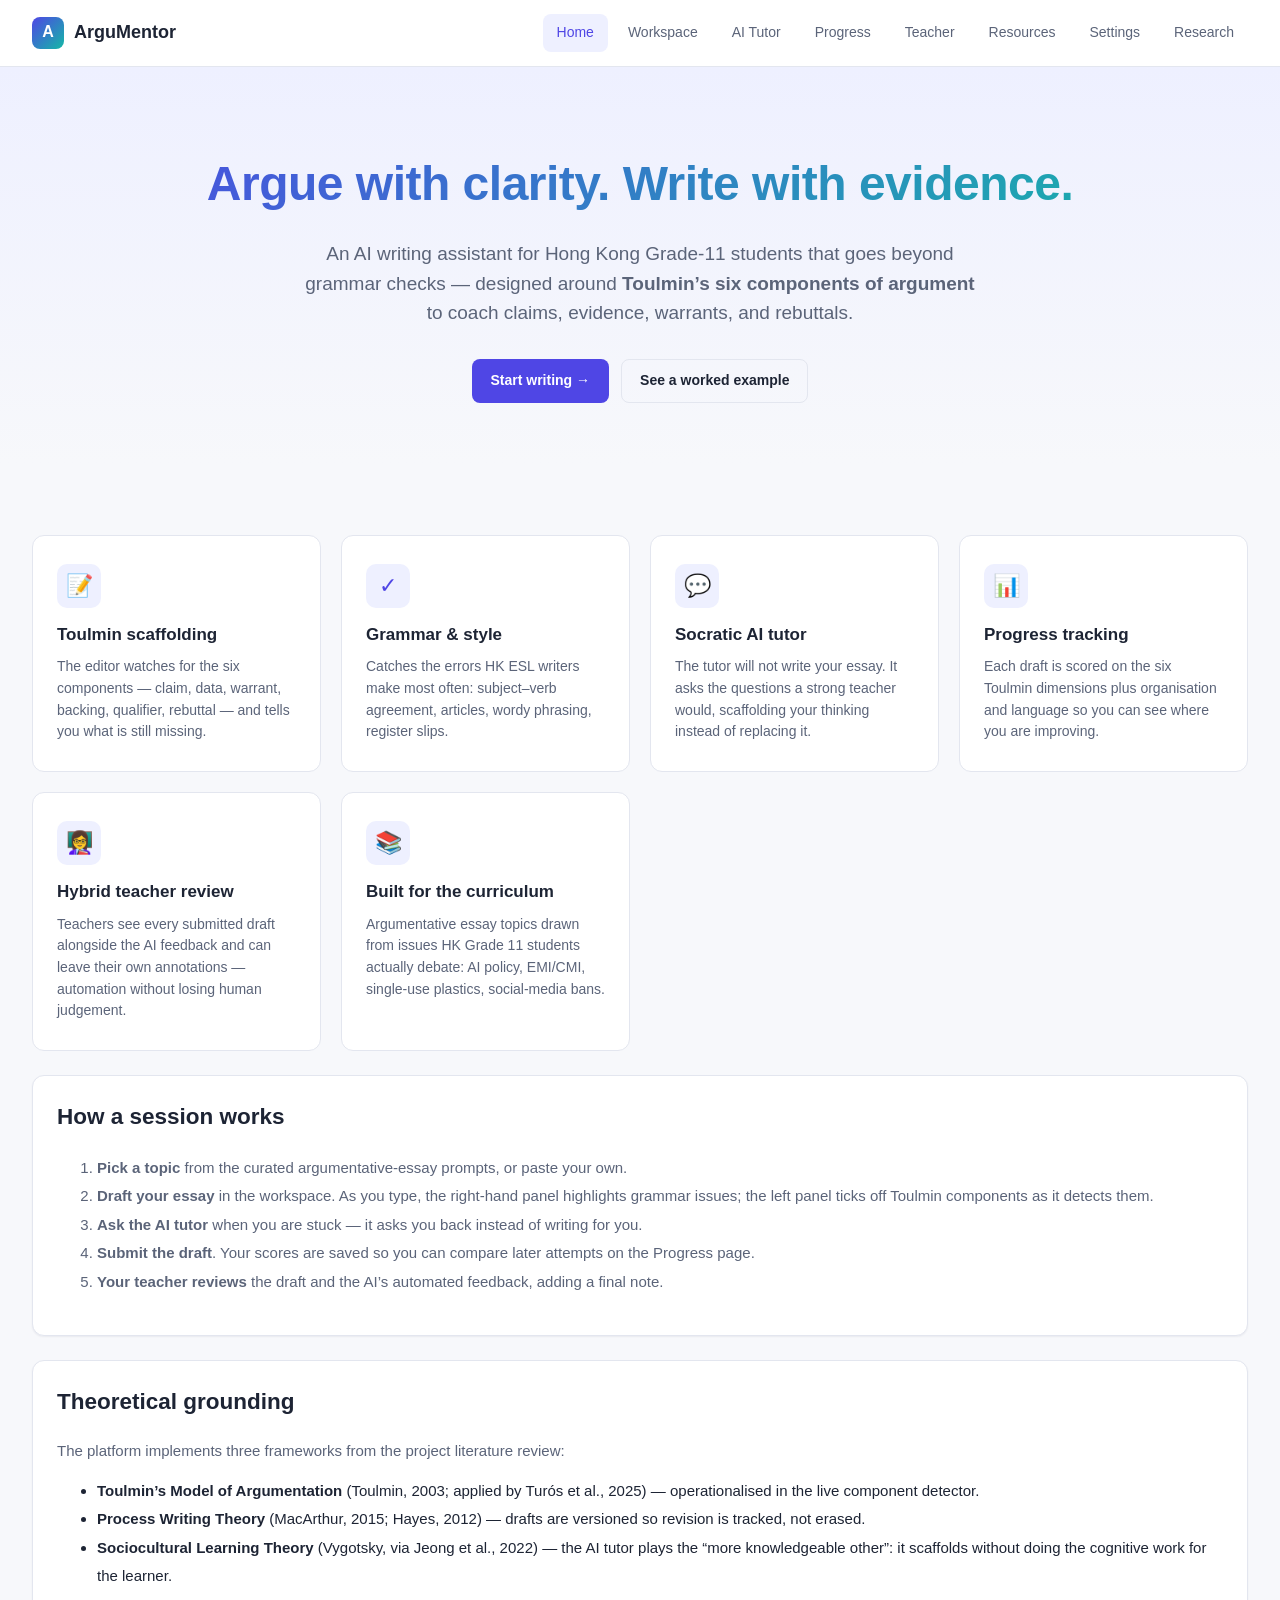
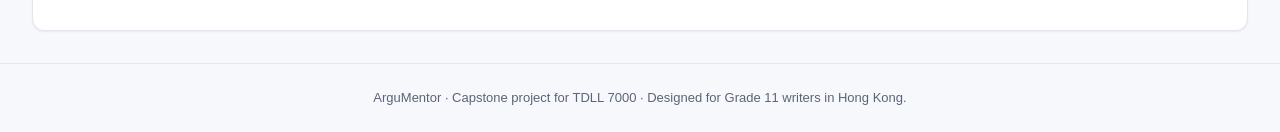
<file: index.html>
<!doctype html>
<html lang="en">
<head>
  <meta charset="utf-8" />
  <meta name="viewport" content="width=device-width, initial-scale=1" />
  <title>ArguMentor — An AI Writing Assistant for Argumentative Writing</title>
  <link rel="stylesheet" href="css/styles.css" />
</head>
<body>
  <a class="skip-link" href="#main">Skip to content</a>
  <nav class="nav">
    <a href="index.html" class="nav-brand">
      <span class="logo">A</span>
      <span>ArguMentor</span>
    </a>
    <button class="nav-toggle" aria-label="Toggle navigation" aria-expanded="false">☰</button>
    <div class="nav-links">
      <a href="index.html">Home</a>
      <a href="workspace.html">Workspace</a>
      <a href="tutor.html">AI Tutor</a>
      <a href="dashboard.html">Progress</a>
      <a href="teacher.html">Teacher</a>
      <a href="resources.html">Resources</a>
      <a href="settings.html">Settings</a>
      <a href="research.html">Research</a>
    </div>
  </nav>

  <section class="hero" id="main">
    <h1>Argue with clarity. Write with evidence.</h1>
    <p class="lead">
      An AI writing assistant for Hong Kong Grade-11 students that goes beyond grammar checks —
      designed around <strong>Toulmin&rsquo;s six components of argument</strong> to coach
      claims, evidence, warrants, and rebuttals.
    </p>
    <div class="hero-cta">
      <a class="btn btn-primary" href="workspace.html">Start writing →</a>
      <a class="btn btn-ghost" href="resources.html">See a worked example</a>
    </div>
  </section>

  <div class="container">
    <div class="feature-grid">
      <div class="feature-card">
        <div class="feature-icon">📝</div>
        <h3>Toulmin scaffolding</h3>
        <p>The editor watches for the six components — claim, data, warrant, backing, qualifier, rebuttal — and tells you what is still missing.</p>
      </div>
      <div class="feature-card">
        <div class="feature-icon">✓</div>
        <h3>Grammar &amp; style</h3>
        <p>Catches the errors HK ESL writers make most often: subject–verb agreement, articles, wordy phrasing, register slips.</p>
      </div>
      <div class="feature-card">
        <div class="feature-icon">💬</div>
        <h3>Socratic AI tutor</h3>
        <p>The tutor will not write your essay. It asks the questions a strong teacher would, scaffolding your thinking instead of replacing it.</p>
      </div>
      <div class="feature-card">
        <div class="feature-icon">📊</div>
        <h3>Progress tracking</h3>
        <p>Each draft is scored on the six Toulmin dimensions plus organisation and language so you can see where you are improving.</p>
      </div>
      <div class="feature-card">
        <div class="feature-icon">👩‍🏫</div>
        <h3>Hybrid teacher review</h3>
        <p>Teachers see every submitted draft alongside the AI feedback and can leave their own annotations — automation without losing human judgement.</p>
      </div>
      <div class="feature-card">
        <div class="feature-icon">📚</div>
        <h3>Built for the curriculum</h3>
        <p>Argumentative essay topics drawn from issues HK Grade 11 students actually debate: AI policy, EMI/CMI, single-use plastics, social-media bans.</p>
      </div>
    </div>

    <div class="card mt-24">
      <h2 style="margin-top:0">How a session works</h2>
      <ol style="line-height:1.9; color:var(--text-muted)">
        <li><strong>Pick a topic</strong> from the curated argumentative-essay prompts, or paste your own.</li>
        <li><strong>Draft your essay</strong> in the workspace. As you type, the right-hand panel highlights grammar issues; the left panel ticks off Toulmin components as it detects them.</li>
        <li><strong>Ask the AI tutor</strong> when you are stuck — it asks you back instead of writing for you.</li>
        <li><strong>Submit the draft</strong>. Your scores are saved so you can compare later attempts on the Progress page.</li>
        <li><strong>Your teacher reviews</strong> the draft and the AI&rsquo;s automated feedback, adding a final note.</li>
      </ol>
    </div>

    <div class="card mt-24">
      <h2 style="margin-top:0">Theoretical grounding</h2>
      <p class="text-muted" style="margin-bottom: 14px">
        The platform implements three frameworks from the project literature review:
      </p>
      <ul style="line-height:1.9">
        <li><strong>Toulmin&rsquo;s Model of Argumentation</strong> (Toulmin, 2003; applied by Turós et al., 2025) — operationalised in the live component detector.</li>
        <li><strong>Process Writing Theory</strong> (MacArthur, 2015; Hayes, 2012) — drafts are versioned so revision is tracked, not erased.</li>
        <li><strong>Sociocultural Learning Theory</strong> (Vygotsky, via Jeong et al., 2022) — the AI tutor plays the &ldquo;more knowledgeable other&rdquo;: it scaffolds without doing the cognitive work for the learner.</li>
      </ul>
    </div>
  </div>

  <footer class="footer">
    ArguMentor · Capstone project for TDLL 7000 · Designed for Grade 11 writers in Hong Kong.
  </footer>

  <script src="js/app.js"></script>
</body>
</html>
</file>
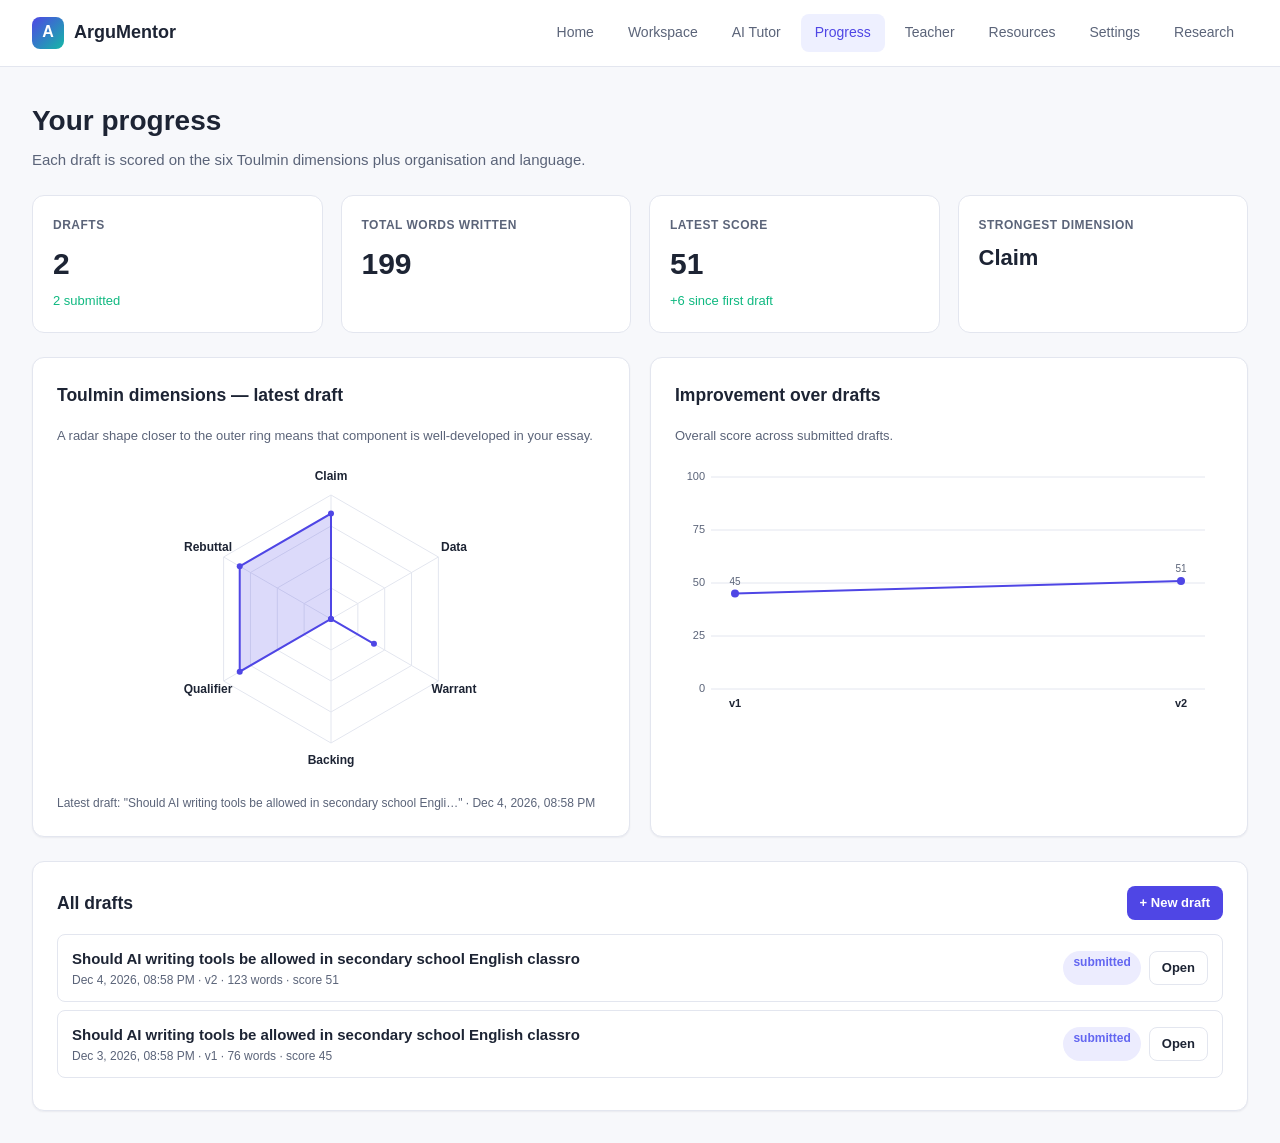
<file: dashboard.html>
<!doctype html>
<html lang="en">
<head>
  <meta charset="utf-8" />
  <meta name="viewport" content="width=device-width, initial-scale=1" />
  <title>Progress · ArguMentor</title>
  <link rel="stylesheet" href="css/styles.css" />
</head>
<body>
  <a class="skip-link" href="#main">Skip to content</a>
  <nav class="nav">
    <a href="index.html" class="nav-brand"><span class="logo">A</span><span>ArguMentor</span></a>
    <button class="nav-toggle" aria-label="Toggle navigation" aria-expanded="false">☰</button>
    <div class="nav-links">
      <a href="index.html">Home</a>
      <a href="workspace.html">Workspace</a>
      <a href="tutor.html">AI Tutor</a>
      <a href="dashboard.html">Progress</a>
      <a href="teacher.html">Teacher</a>
      <a href="resources.html">Resources</a>
      <a href="settings.html">Settings</a>
      <a href="research.html">Research</a>
    </div>
  </nav>

  <div class="container" id="main">
    <div class="page-header">
      <h1>Your progress</h1>
      <p>Each draft is scored on the six Toulmin dimensions plus organisation and language.</p>
    </div>

    <div class="stats-grid" id="stats"></div>

    <div class="dashboard-grid">
      <div class="card">
        <h3 style="margin-top:0">Toulmin dimensions — latest draft</h3>
        <p class="text-muted text-sm" style="margin-top:0">A radar shape closer to the outer ring means that component is well-developed in your essay.</p>
        <canvas id="radarChart"></canvas>
        <div id="radarLegend" style="font-size:12px; color:var(--text-muted); margin-top:8px"></div>
      </div>
      <div class="card">
        <h3 style="margin-top:0">Improvement over drafts</h3>
        <p class="text-muted text-sm" style="margin-top:0">Overall score across submitted drafts.</p>
        <canvas id="trendChart" style="width:100%; height:260px"></canvas>
      </div>
    </div>

    <div class="card mt-24">
      <div class="flex-between">
        <h3 style="margin:0">All drafts</h3>
        <a class="btn btn-primary btn-sm" href="workspace.html">+ New draft</a>
      </div>
      <div id="draftListFull" style="margin-top:14px"></div>
    </div>
  </div>

  <script src="js/app.js"></script>
  <script src="js/feedback-engine.js"></script>
  <script src="js/dashboard.js"></script>
</body>
</html>
</file>
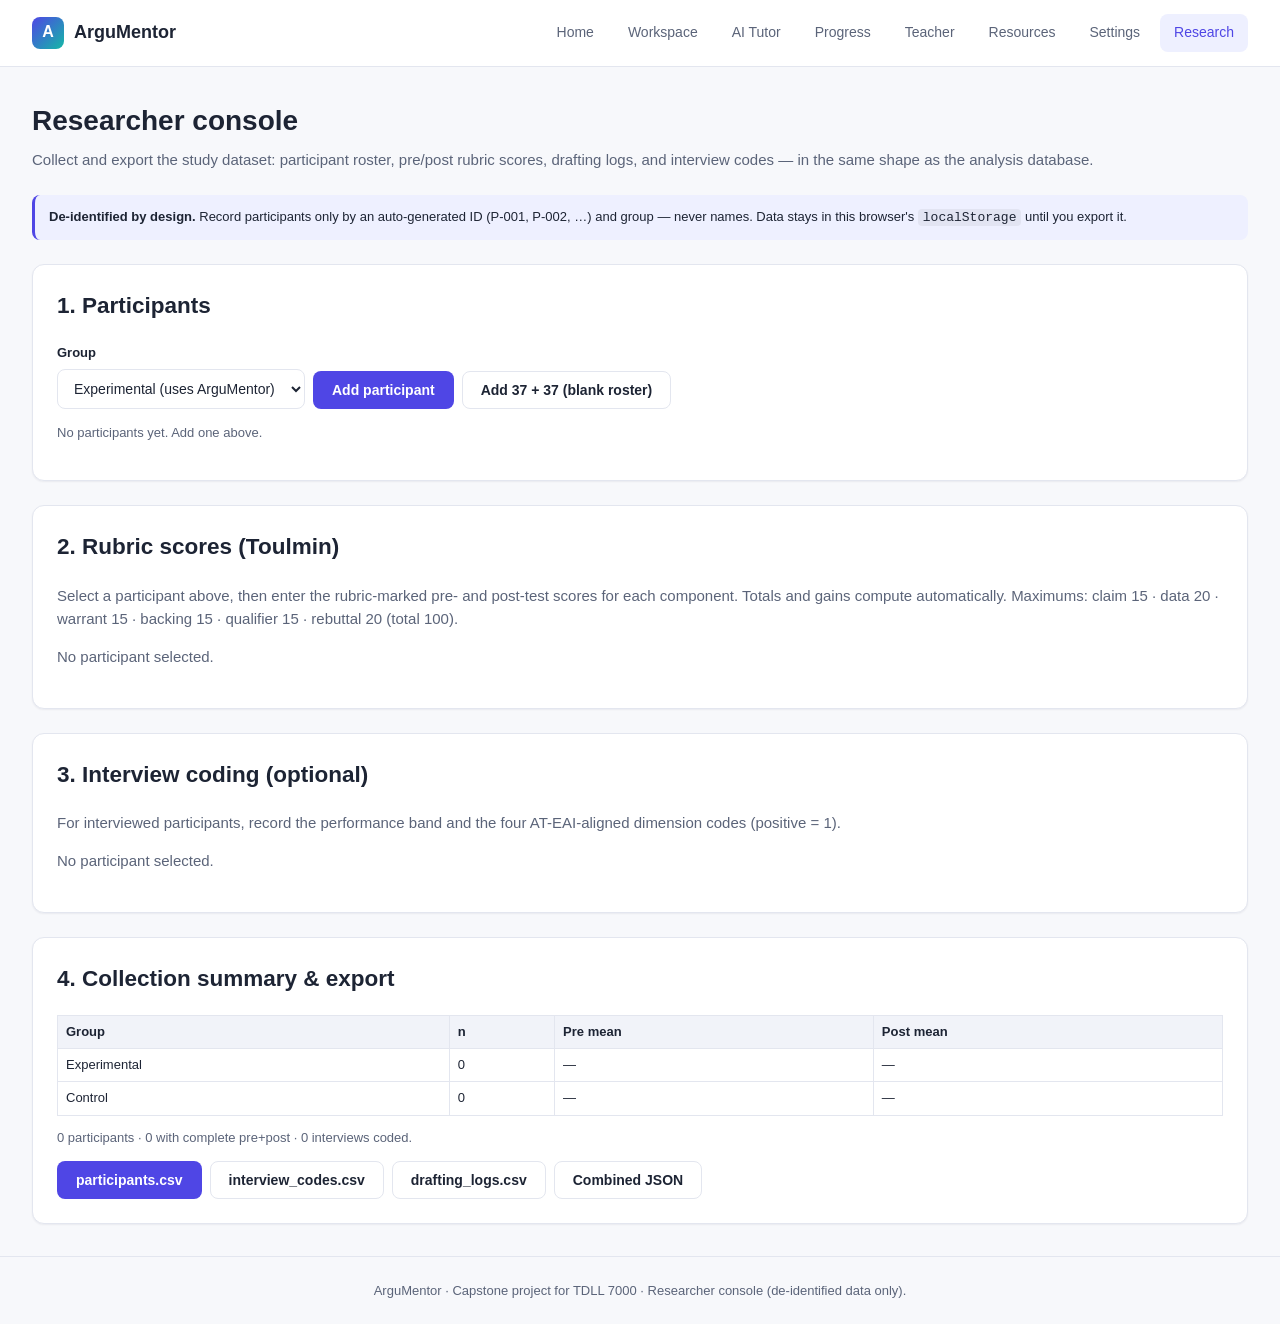
<file: research.html>
<!doctype html>
<html lang="en">
<head>
  <meta charset="utf-8" />
  <meta name="viewport" content="width=device-width, initial-scale=1" />
  <title>Researcher Console · ArguMentor</title>
  <link rel="stylesheet" href="css/styles.css" />
</head>
<body>
  <a class="skip-link" href="#main">Skip to content</a>
  <nav class="nav">
    <a href="index.html" class="nav-brand"><span class="logo">A</span><span>ArguMentor</span></a>
    <button class="nav-toggle" aria-label="Toggle navigation" aria-expanded="false">☰</button>
    <div class="nav-links">
      <a href="index.html">Home</a>
      <a href="workspace.html">Workspace</a>
      <a href="tutor.html">AI Tutor</a>
      <a href="dashboard.html">Progress</a>
      <a href="teacher.html">Teacher</a>
      <a href="resources.html">Resources</a>
      <a href="settings.html">Settings</a>
      <a href="research.html">Research</a>
    </div>
  </nav>

  <main class="container" id="main">
    <div class="page-header">
      <h1>Researcher console</h1>
      <p>Collect and export the study dataset: participant roster, pre/post rubric scores,
        drafting logs, and interview codes — in the same shape as the analysis database.</p>
    </div>

    <div class="callout" role="note">
      <strong>De-identified by design.</strong> Record participants only by an auto-generated ID
      (P-001, P-002, …) and group — never names. Data stays in this browser's
      <code>localStorage</code> until you export it.
    </div>

    <section class="card mt-24" aria-labelledby="rosterHead">
      <h2 id="rosterHead" style="margin-top:0">1. Participants</h2>
      <div class="flex gap-8" style="flex-wrap:wrap; align-items:flex-end">
        <label class="field"><span>Group</span>
          <select id="newGroup">
            <option value="Experimental">Experimental (uses ArguMentor)</option>
            <option value="Control">Control (conventional)</option>
          </select>
        </label>
        <button class="btn btn-primary" id="addParticipant">Add participant</button>
        <button class="btn btn-ghost" id="seedRoster">Add 37 + 37 (blank roster)</button>
      </div>
      <div id="roster" style="margin-top:14px"></div>
    </section>

    <section class="card mt-24" aria-labelledby="scoreHead">
      <h2 id="scoreHead" style="margin-top:0">2. Rubric scores (Toulmin)</h2>
      <p class="text-muted">Select a participant above, then enter the rubric-marked pre- and
        post-test scores for each component. Totals and gains compute automatically. Maximums:
        claim 15 · data 20 · warrant 15 · backing 15 · qualifier 15 · rebuttal 20 (total 100).</p>
      <div id="scoreEditor"><p class="text-muted">No participant selected.</p></div>
    </section>

    <section class="card mt-24" aria-labelledby="intHead">
      <h2 id="intHead" style="margin-top:0">3. Interview coding (optional)</h2>
      <p class="text-muted">For interviewed participants, record the performance band and the four
        AT-EAI-aligned dimension codes (positive = 1).</p>
      <div id="interviewEditor"><p class="text-muted">No participant selected.</p></div>
    </section>

    <section class="card mt-24" aria-labelledby="exportHead">
      <h2 id="exportHead" style="margin-top:0">4. Collection summary &amp; export</h2>
      <div id="collectSummary"></div>
      <div class="flex gap-8 mt-12" style="flex-wrap:wrap">
        <button class="btn btn-primary" id="expParticipants">participants.csv</button>
        <button class="btn btn-ghost" id="expInterviews">interview_codes.csv</button>
        <button class="btn btn-ghost" id="expDrafts">drafting_logs.csv</button>
        <button class="btn btn-ghost" id="expJson">Combined JSON</button>
      </div>
    </section>
  </main>

  <footer class="footer">
    ArguMentor · Capstone project for TDLL 7000 · Researcher console (de-identified data only).
  </footer>

  <script src="js/app.js"></script>
  <script src="js/feedback-engine.js"></script>
  <script src="js/research.js"></script>
</body>
</html>
</file>
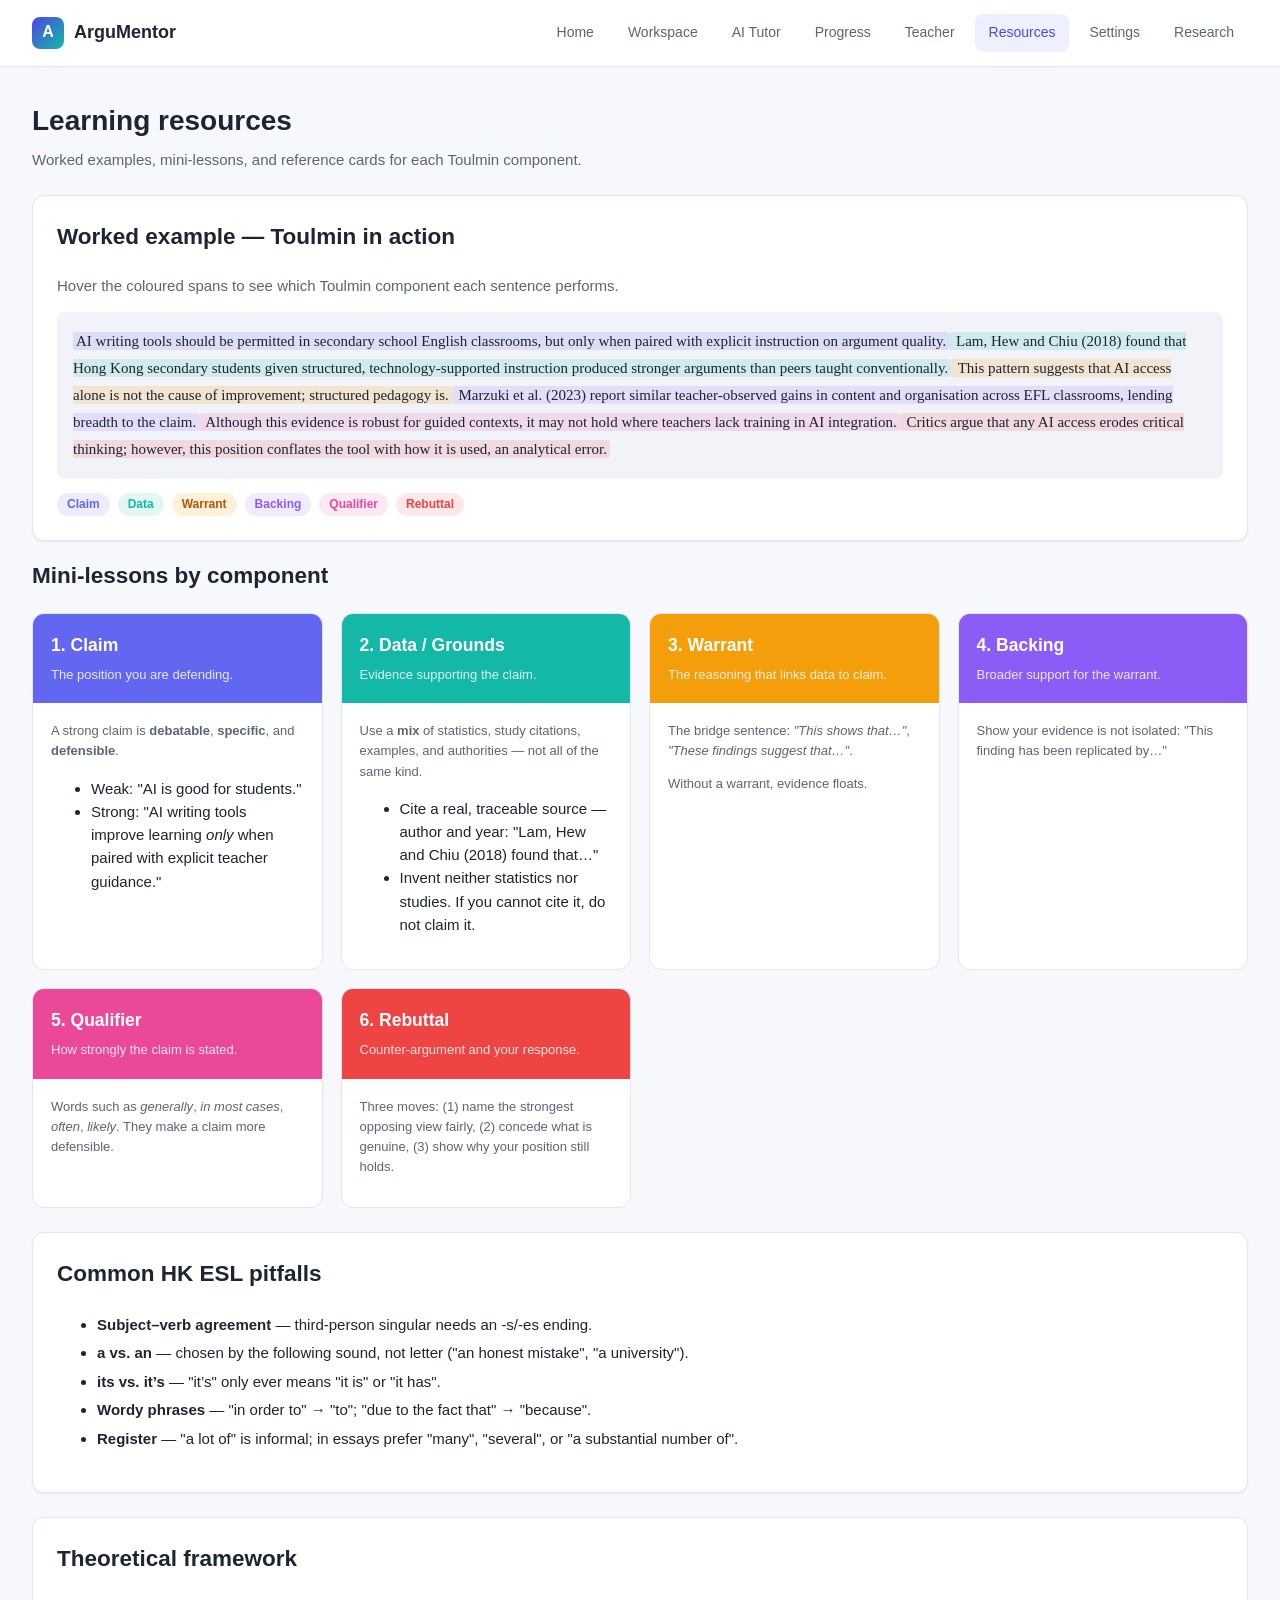
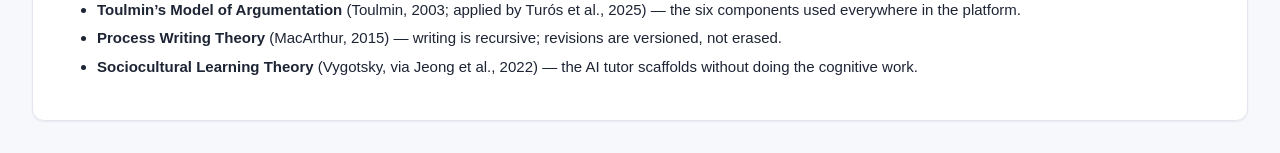
<file: resources.html>
<!doctype html>
<html lang="en">
<head>
  <meta charset="utf-8" />
  <meta name="viewport" content="width=device-width, initial-scale=1" />
  <title>Resources · ArguMentor</title>
  <link rel="stylesheet" href="css/styles.css" />
</head>
<body>
  <a class="skip-link" href="#main">Skip to content</a>
  <nav class="nav">
    <a href="index.html" class="nav-brand"><span class="logo">A</span><span>ArguMentor</span></a>
    <button class="nav-toggle" aria-label="Toggle navigation" aria-expanded="false">☰</button>
    <div class="nav-links">
      <a href="index.html">Home</a>
      <a href="workspace.html">Workspace</a>
      <a href="tutor.html">AI Tutor</a>
      <a href="dashboard.html">Progress</a>
      <a href="teacher.html">Teacher</a>
      <a href="resources.html">Resources</a>
      <a href="settings.html">Settings</a>
      <a href="research.html">Research</a>
    </div>
  </nav>

  <div class="container" id="main">
    <div class="page-header">
      <h1>Learning resources</h1>
      <p>Worked examples, mini-lessons, and reference cards for each Toulmin component.</p>
    </div>

    <div class="card mb-12" style="margin-bottom:18px">
      <h2 style="margin-top:0">Worked example — Toulmin in action</h2>
      <p class="text-muted">Hover the coloured spans to see which Toulmin component each sentence performs.</p>
      <div class="sample-essay" id="sampleEssay"></div>
      <div style="margin-top:14px; font-size:12px; display:flex; flex-wrap:wrap; gap:8px">
        <span class="tag tag-claim">Claim</span>
        <span class="tag tag-data">Data</span>
        <span class="tag tag-warrant">Warrant</span>
        <span class="tag tag-backing">Backing</span>
        <span class="tag tag-qualifier">Qualifier</span>
        <span class="tag tag-rebuttal">Rebuttal</span>
      </div>
    </div>

    <h2>Mini-lessons by component</h2>
    <div class="resource-grid mt-12">
      <div class="resource-card">
        <div class="header" style="background: var(--claim)">
          <h3 style="margin:0">1. Claim</h3>
          <p style="margin:6px 0 0; opacity:.85; font-size:13px">The position you are defending.</p>
        </div>
        <div class="body">
          <p>A strong claim is <strong>debatable</strong>, <strong>specific</strong>, and <strong>defensible</strong>.</p>
          <ul>
            <li>Weak: "AI is good for students."</li>
            <li>Strong: "AI writing tools improve learning <em>only</em> when paired with explicit teacher guidance."</li>
          </ul>
        </div>
      </div>
      <div class="resource-card">
        <div class="header" style="background: var(--data)">
          <h3 style="margin:0">2. Data / Grounds</h3>
          <p style="margin:6px 0 0; opacity:.85; font-size:13px">Evidence supporting the claim.</p>
        </div>
        <div class="body">
          <p>Use a <strong>mix</strong> of statistics, study citations, examples, and authorities — not all of the same kind.</p>
          <ul><li>Cite a real, traceable source — author and year: "Lam, Hew and Chiu (2018) found that…"</li><li>Invent neither statistics nor studies. If you cannot cite it, do not claim it.</li></ul>
        </div>
      </div>
      <div class="resource-card">
        <div class="header" style="background: var(--warrant)">
          <h3 style="margin:0">3. Warrant</h3>
          <p style="margin:6px 0 0; opacity:.85; font-size:13px">The reasoning that links data to claim.</p>
        </div>
        <div class="body">
          <p>The bridge sentence: <em>"This shows that…"</em>, <em>"These findings suggest that…"</em>.</p>
          <p>Without a warrant, evidence floats.</p>
        </div>
      </div>
      <div class="resource-card">
        <div class="header" style="background: var(--backing)">
          <h3 style="margin:0">4. Backing</h3>
          <p style="margin:6px 0 0; opacity:.85; font-size:13px">Broader support for the warrant.</p>
        </div>
        <div class="body">
          <p>Show your evidence is not isolated: "This finding has been replicated by…"</p>
        </div>
      </div>
      <div class="resource-card">
        <div class="header" style="background: var(--qualifier)">
          <h3 style="margin:0">5. Qualifier</h3>
          <p style="margin:6px 0 0; opacity:.85; font-size:13px">How strongly the claim is stated.</p>
        </div>
        <div class="body">
          <p>Words such as <em>generally</em>, <em>in most cases</em>, <em>often</em>, <em>likely</em>. They make a claim more defensible.</p>
        </div>
      </div>
      <div class="resource-card">
        <div class="header" style="background: var(--rebuttal)">
          <h3 style="margin:0">6. Rebuttal</h3>
          <p style="margin:6px 0 0; opacity:.85; font-size:13px">Counter-argument and your response.</p>
        </div>
        <div class="body">
          <p>Three moves: (1) name the strongest opposing view fairly, (2) concede what is genuine, (3) show why your position still holds.</p>
        </div>
      </div>
    </div>

    <div class="card mt-24">
      <h2 style="margin-top:0">Common HK ESL pitfalls</h2>
      <ul style="line-height:1.9">
        <li><strong>Subject–verb agreement</strong> — third-person singular needs an -s/-es ending.</li>
        <li><strong>a vs. an</strong> — chosen by the following sound, not letter ("an honest mistake", "a university").</li>
        <li><strong>its vs. it&rsquo;s</strong> — "it&rsquo;s" only ever means "it is" or "it has".</li>
        <li><strong>Wordy phrases</strong> — "in order to" → "to"; "due to the fact that" → "because".</li>
        <li><strong>Register</strong> — "a lot of" is informal; in essays prefer "many", "several", or "a substantial number of".</li>
      </ul>
    </div>

    <div class="card mt-24">
      <h2 style="margin-top:0">Theoretical framework</h2>
      <ul style="line-height:1.9">
        <li><strong>Toulmin&rsquo;s Model of Argumentation</strong> (Toulmin, 2003; applied by Turós et al., 2025) — the six components used everywhere in the platform.</li>
        <li><strong>Process Writing Theory</strong> (MacArthur, 2015) — writing is recursive; revisions are versioned, not erased.</li>
        <li><strong>Sociocultural Learning Theory</strong> (Vygotsky, via Jeong et al., 2022) — the AI tutor scaffolds without doing the cognitive work.</li>
      </ul>
    </div>
  </div>

  <script src="js/app.js"></script>
  <script>
    // Render the annotated worked example from prompts.json.
    fetch('data/prompts.json').then(r => r.json()).then(d => {
      const host = document.getElementById('sampleEssay');
      host.innerHTML = (d.sample_essay.annotated || []).map(seg =>
        `<span data-comp="${seg.comp}" title="${seg.comp}">${escape(seg.text)}</span>`
      ).join('');
    }).catch(() => {});
    function escape(s){ return String(s).replace(/[&<>"]/g, c => ({'&':'&amp;','<':'&lt;','>':'&gt;','"':'&quot;'})[c]); }
  </script>
</body>
</html>
</file>
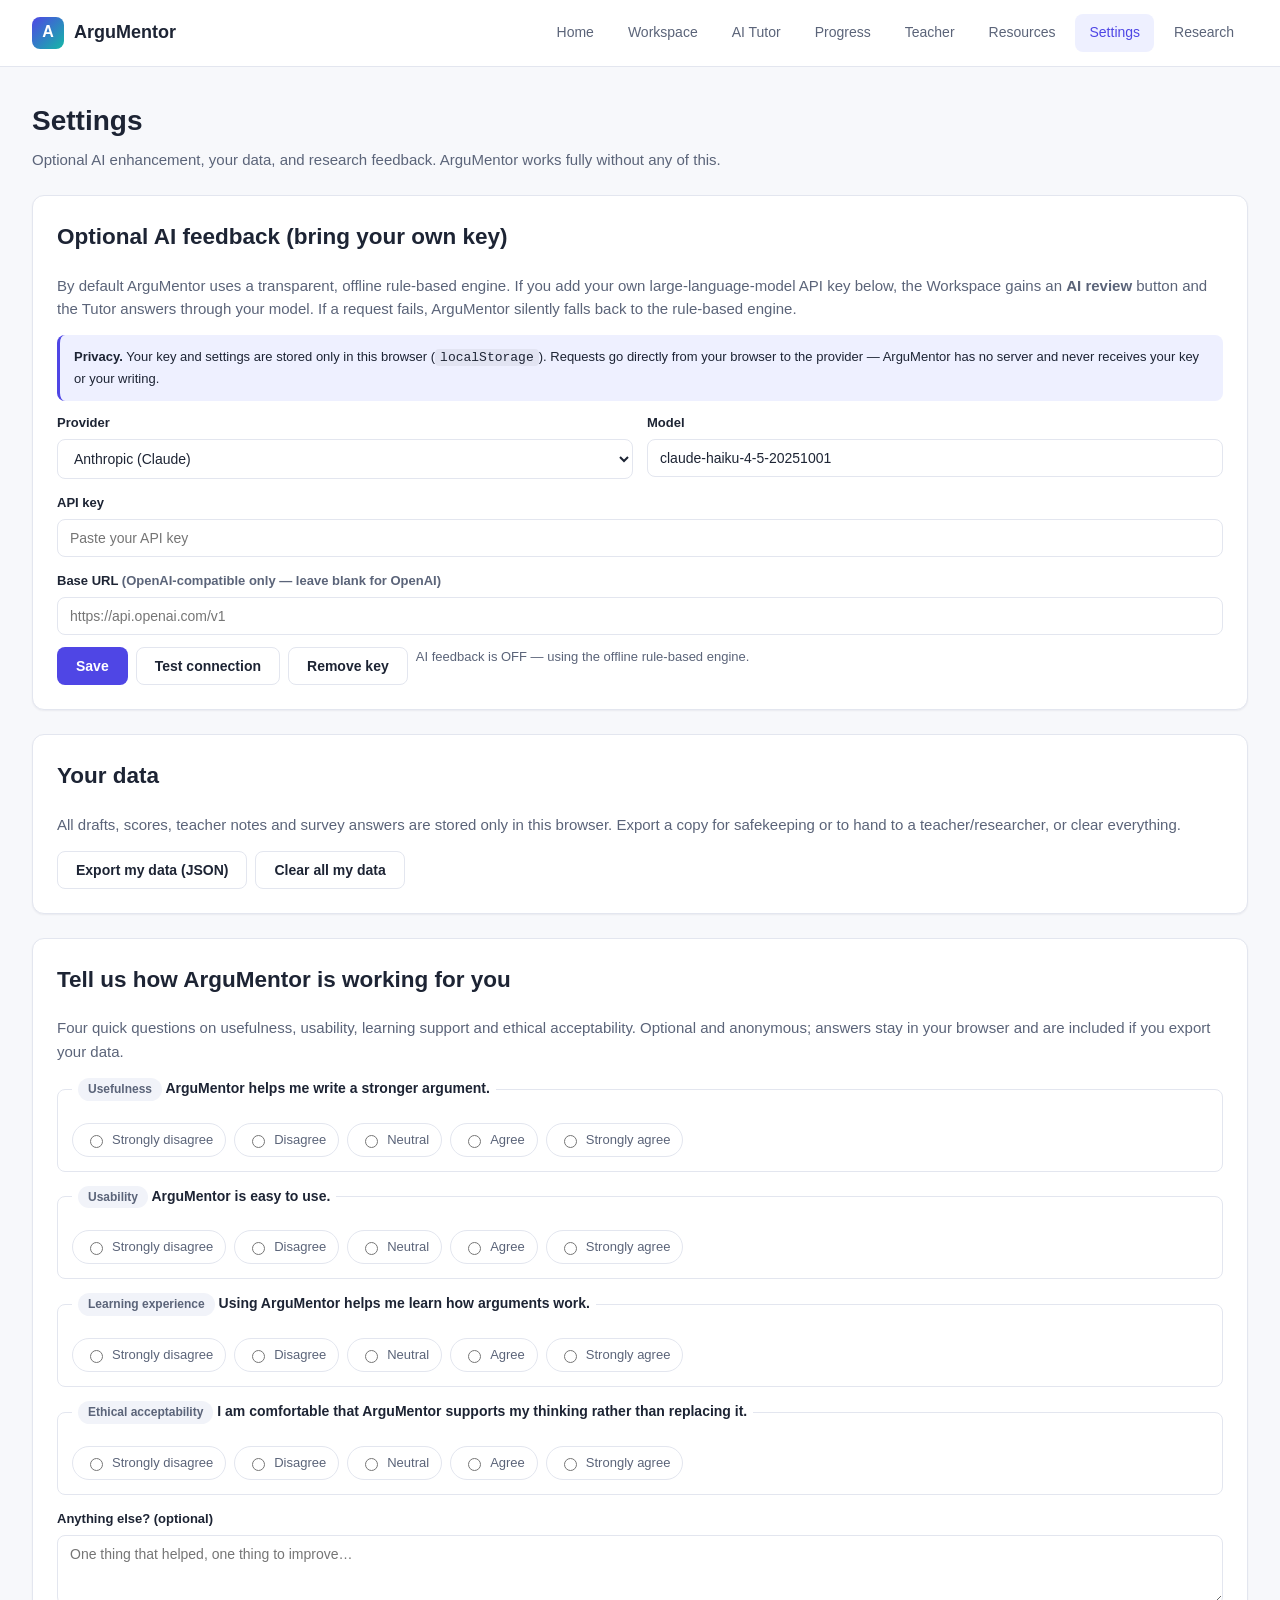
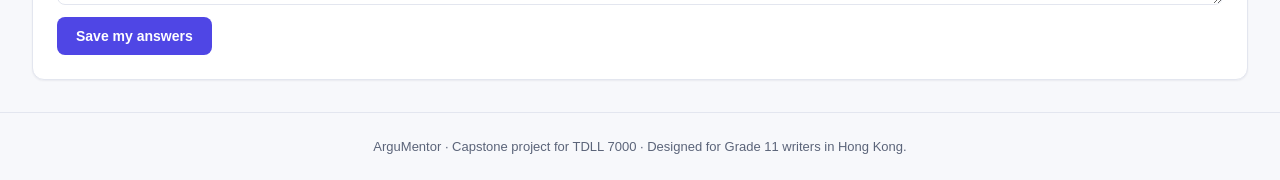
<file: settings.html>
<!doctype html>
<html lang="en">
<head>
  <meta charset="utf-8" />
  <meta name="viewport" content="width=device-width, initial-scale=1" />
  <title>Settings · ArguMentor</title>
  <link rel="stylesheet" href="css/styles.css" />
</head>
<body>
  <a class="skip-link" href="#main">Skip to content</a>
  <nav class="nav">
    <a href="index.html" class="nav-brand"><span class="logo">A</span><span>ArguMentor</span></a>
    <button class="nav-toggle" id="navToggle" aria-label="Toggle navigation" aria-expanded="false">☰</button>
    <div class="nav-links" id="navLinks">
      <a href="index.html">Home</a>
      <a href="workspace.html">Workspace</a>
      <a href="tutor.html">AI Tutor</a>
      <a href="dashboard.html">Progress</a>
      <a href="teacher.html">Teacher</a>
      <a href="resources.html">Resources</a>
      <a href="settings.html">Settings</a>
      <a href="research.html">Research</a>
    </div>
  </nav>

  <main class="container" id="main">
    <div class="page-header">
      <h1>Settings</h1>
      <p>Optional AI enhancement, your data, and research feedback. ArguMentor works fully without any of this.</p>
    </div>

    <!-- Optional LLM -->
    <section class="card mt-12" aria-labelledby="aiHead">
      <h2 id="aiHead" style="margin-top:0">Optional AI feedback (bring your own key)</h2>
      <p class="text-muted">
        By default ArguMentor uses a transparent, offline rule-based engine. If you add your own
        large-language-model API key below, the Workspace gains an <strong>AI review</strong> button
        and the Tutor answers through your model. If a request fails, ArguMentor silently falls back
        to the rule-based engine.
      </p>
      <div class="callout" role="note">
        <strong>Privacy.</strong> Your key and settings are stored only in this browser
        (<code>localStorage</code>). Requests go directly from your browser to the provider —
        ArguMentor has no server and never receives your key or your writing.
      </div>

      <div class="form-grid mt-12">
        <label class="field">
          <span>Provider</span>
          <select id="provider">
            <option value="anthropic">Anthropic (Claude)</option>
            <option value="openai">OpenAI-compatible</option>
          </select>
        </label>
        <label class="field">
          <span>Model</span>
          <input id="model" type="text" placeholder="claude-haiku-4-5-20251001" />
        </label>
        <label class="field field-wide">
          <span>API key</span>
          <input id="apiKey" type="password" placeholder="Paste your API key" autocomplete="off" />
        </label>
        <label class="field field-wide" id="baseUrlField" hidden>
          <span>Base URL <span class="text-muted">(OpenAI-compatible only — leave blank for OpenAI)</span></span>
          <input id="baseUrl" type="text" placeholder="https://api.openai.com/v1" autocomplete="off" />
        </label>
      </div>

      <div class="flex gap-8 mt-12" style="flex-wrap:wrap">
        <button class="btn btn-primary" id="saveAi">Save</button>
        <button class="btn btn-ghost" id="testAi">Test connection</button>
        <button class="btn btn-ghost" id="clearAi">Remove key</button>
        <span id="aiStatus" class="text-muted text-sm" role="status" aria-live="polite"></span>
      </div>
    </section>

    <!-- Data management -->
    <section class="card mt-24" aria-labelledby="dataHead">
      <h2 id="dataHead" style="margin-top:0">Your data</h2>
      <p class="text-muted">
        All drafts, scores, teacher notes and survey answers are stored only in this browser.
        Export a copy for safekeeping or to hand to a teacher/researcher, or clear everything.
      </p>
      <div class="flex gap-8" style="flex-wrap:wrap">
        <button class="btn btn-ghost" id="exportData">Export my data (JSON)</button>
        <button class="btn btn-ghost" id="resetData">Clear all my data</button>
        <span id="dataStatus" class="text-muted text-sm" role="status" aria-live="polite"></span>
      </div>
    </section>

    <!-- Acceptance survey (RQ2 / AT-EAI aligned) -->
    <section class="card mt-24" aria-labelledby="surveyHead">
      <h2 id="surveyHead" style="margin-top:0">Tell us how ArguMentor is working for you</h2>
      <p class="text-muted">
        Four quick questions on usefulness, usability, learning support and ethical acceptability.
        Optional and anonymous; answers stay in your browser and are included if you export your data.
      </p>
      <div id="surveyForm"></div>
    </section>
  </main>

  <footer class="footer">
    ArguMentor · Capstone project for TDLL 7000 · Designed for Grade 11 writers in Hong Kong.
  </footer>

  <script src="js/app.js"></script>
  <script src="js/llm.js"></script>
  <script src="js/settings.js"></script>
</body>
</html>
</file>
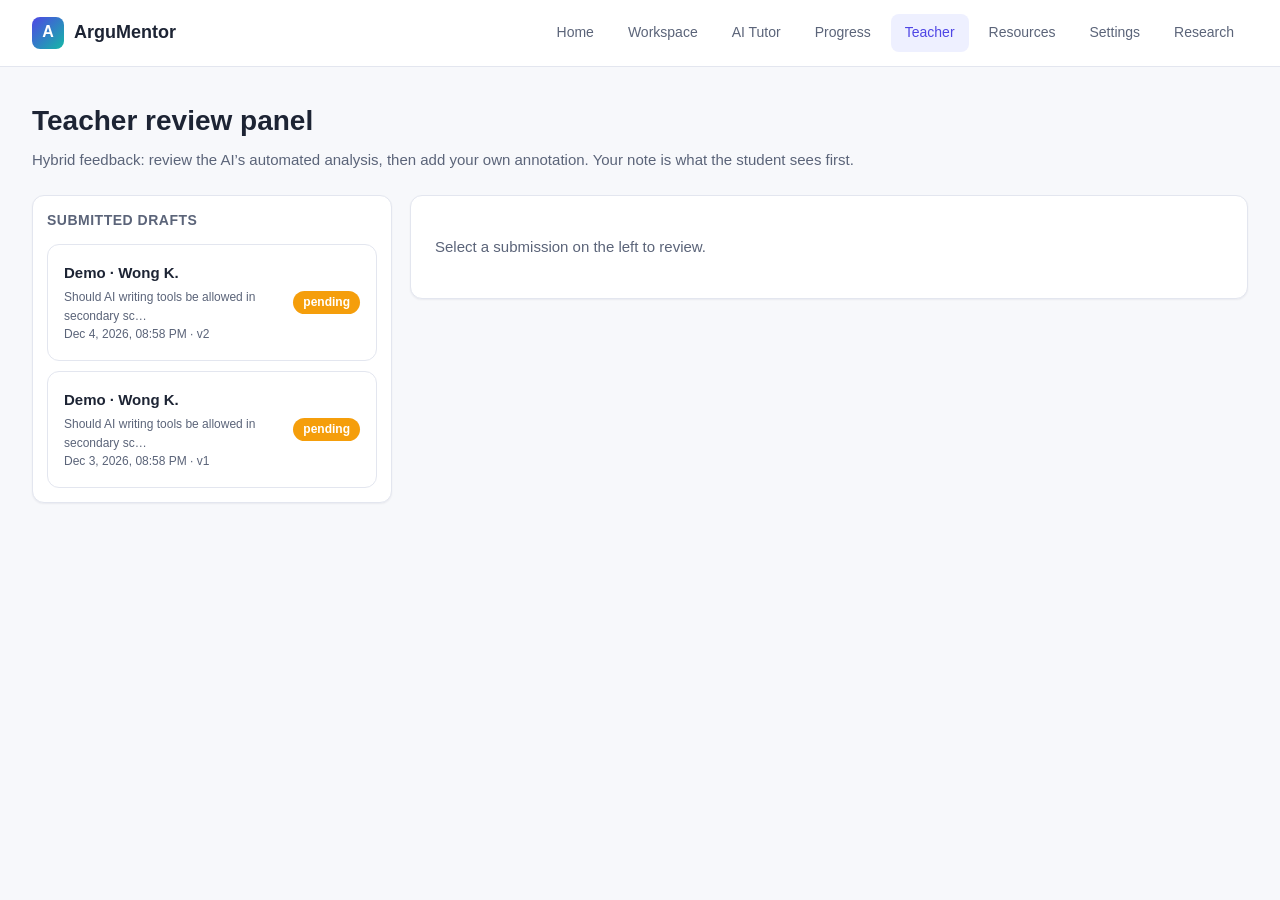
<file: teacher.html>
<!doctype html>
<html lang="en">
<head>
  <meta charset="utf-8" />
  <meta name="viewport" content="width=device-width, initial-scale=1" />
  <title>Teacher Review · ArguMentor</title>
  <link rel="stylesheet" href="css/styles.css" />
</head>
<body>
  <a class="skip-link" href="#main">Skip to content</a>
  <nav class="nav">
    <a href="index.html" class="nav-brand"><span class="logo">A</span><span>ArguMentor</span></a>
    <button class="nav-toggle" aria-label="Toggle navigation" aria-expanded="false">☰</button>
    <div class="nav-links">
      <a href="index.html">Home</a>
      <a href="workspace.html">Workspace</a>
      <a href="tutor.html">AI Tutor</a>
      <a href="dashboard.html">Progress</a>
      <a href="teacher.html">Teacher</a>
      <a href="resources.html">Resources</a>
      <a href="settings.html">Settings</a>
      <a href="research.html">Research</a>
    </div>
  </nav>

  <div class="container" id="main">
    <div class="page-header">
      <h1>Teacher review panel</h1>
      <p>Hybrid feedback: review the AI&rsquo;s automated analysis, then add your own annotation. Your note is what the student sees first.</p>
    </div>

    <div id="splitView" style="display:grid; grid-template-columns: 360px 1fr; gap:18px">
      <div>
        <div class="card" style="padding:14px">
          <h3 style="margin:0 0 12px; font-size:14px; text-transform:uppercase; letter-spacing:.5px; color:var(--text-muted)">Submitted drafts</h3>
          <div id="studentList" class="student-list"></div>
        </div>
      </div>
      <div id="reviewArea">
        <div class="card">
          <p class="text-muted">Select a submission on the left to review.</p>
        </div>
      </div>
    </div>
  </div>

  <script src="js/app.js"></script>
  <script src="js/feedback-engine.js"></script>
  <script src="js/teacher.js"></script>
</body>
</html>
</file>
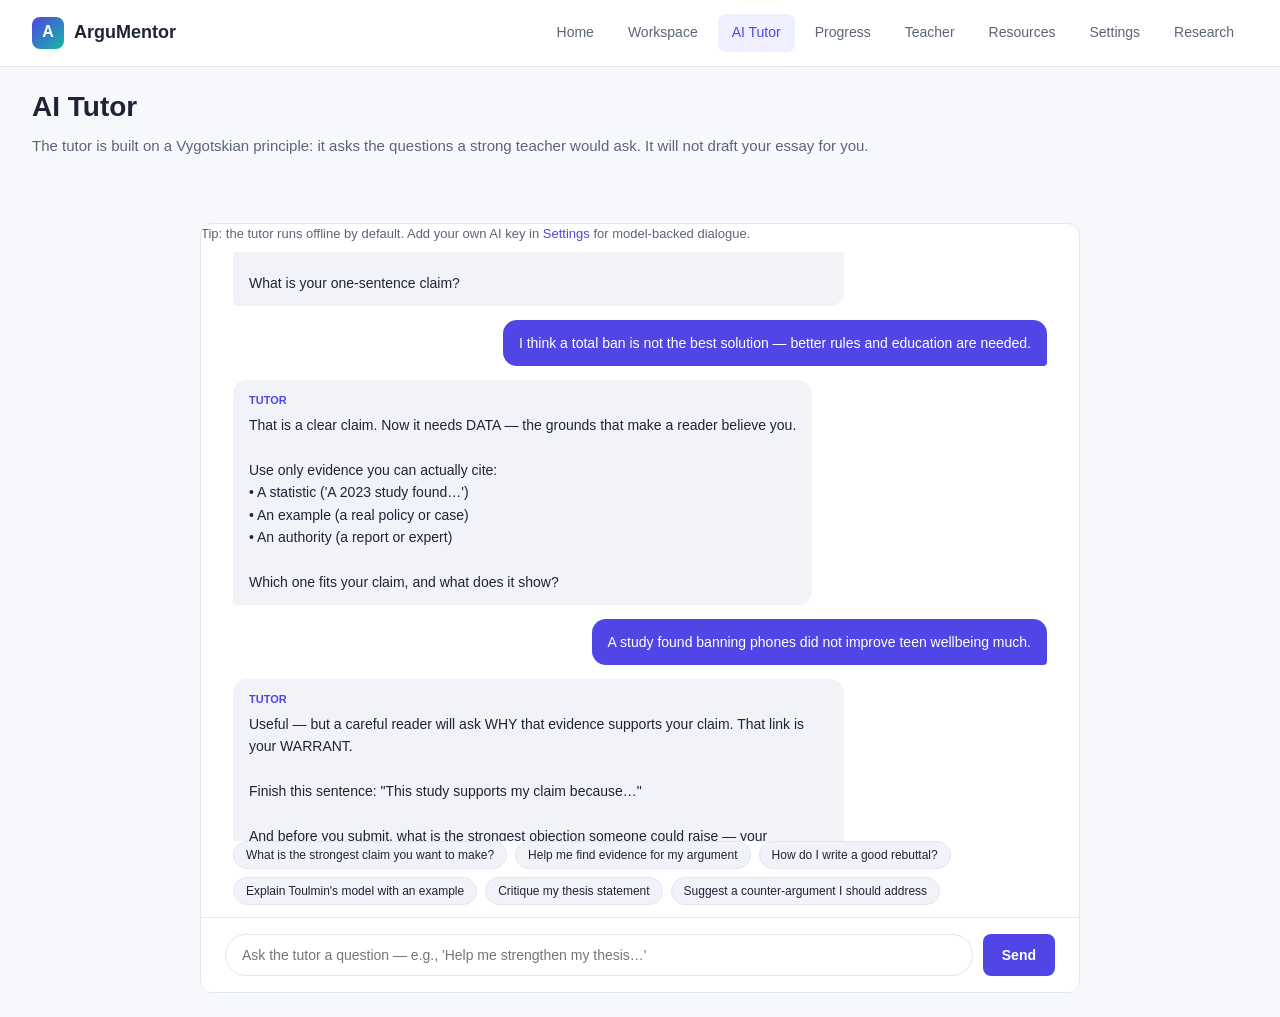
<file: tutor.html>
<!doctype html>
<html lang="en">
<head>
  <meta charset="utf-8" />
  <meta name="viewport" content="width=device-width, initial-scale=1" />
  <title>AI Tutor · ArguMentor</title>
  <link rel="stylesheet" href="css/styles.css" />
</head>
<body>
  <a class="skip-link" href="#input">Skip to the chat</a>
  <nav class="nav">
    <a href="index.html" class="nav-brand">
      <span class="logo">A</span><span>ArguMentor</span>
    </a>
    <button class="nav-toggle" aria-label="Toggle navigation" aria-expanded="false">☰</button>
    <div class="nav-links">
      <a href="index.html">Home</a>
      <a href="workspace.html">Workspace</a>
      <a href="tutor.html">AI Tutor</a>
      <a href="dashboard.html">Progress</a>
      <a href="teacher.html">Teacher</a>
      <a href="resources.html">Resources</a>
      <a href="settings.html">Settings</a>
      <a href="research.html">Research</a>
    </div>
  </nav>

  <div class="container" style="padding-top:18px; padding-bottom:18px">
    <div class="page-header">
      <h1>AI Tutor</h1>
      <p>The tutor is built on a Vygotskian principle: it asks the questions a strong teacher would ask. It will not draft your essay for you.</p>
    </div>
  </div>

  <div class="chat-container">
    <p class="text-muted text-sm" id="tutorMode" style="margin:0 0 8px">Tip: the tutor runs offline by default. Add your own AI key in <a href="settings.html">Settings</a> for model-backed dialogue.</p>
    <div class="chat-messages" id="messages" aria-live="polite"></div>
    <div class="suggestion-chips" id="chips"></div>
    <form class="chat-input-row" id="form" autocomplete="off">
      <input id="input" placeholder="Ask the tutor a question — e.g., 'Help me strengthen my thesis…'" />
      <button class="btn btn-primary" type="submit">Send</button>
    </form>
  </div>

  <script src="js/app.js"></script>
  <script src="js/feedback-engine.js"></script>
  <script src="js/llm.js"></script>
  <script src="js/tutor.js"></script>
</body>
</html>
</file>
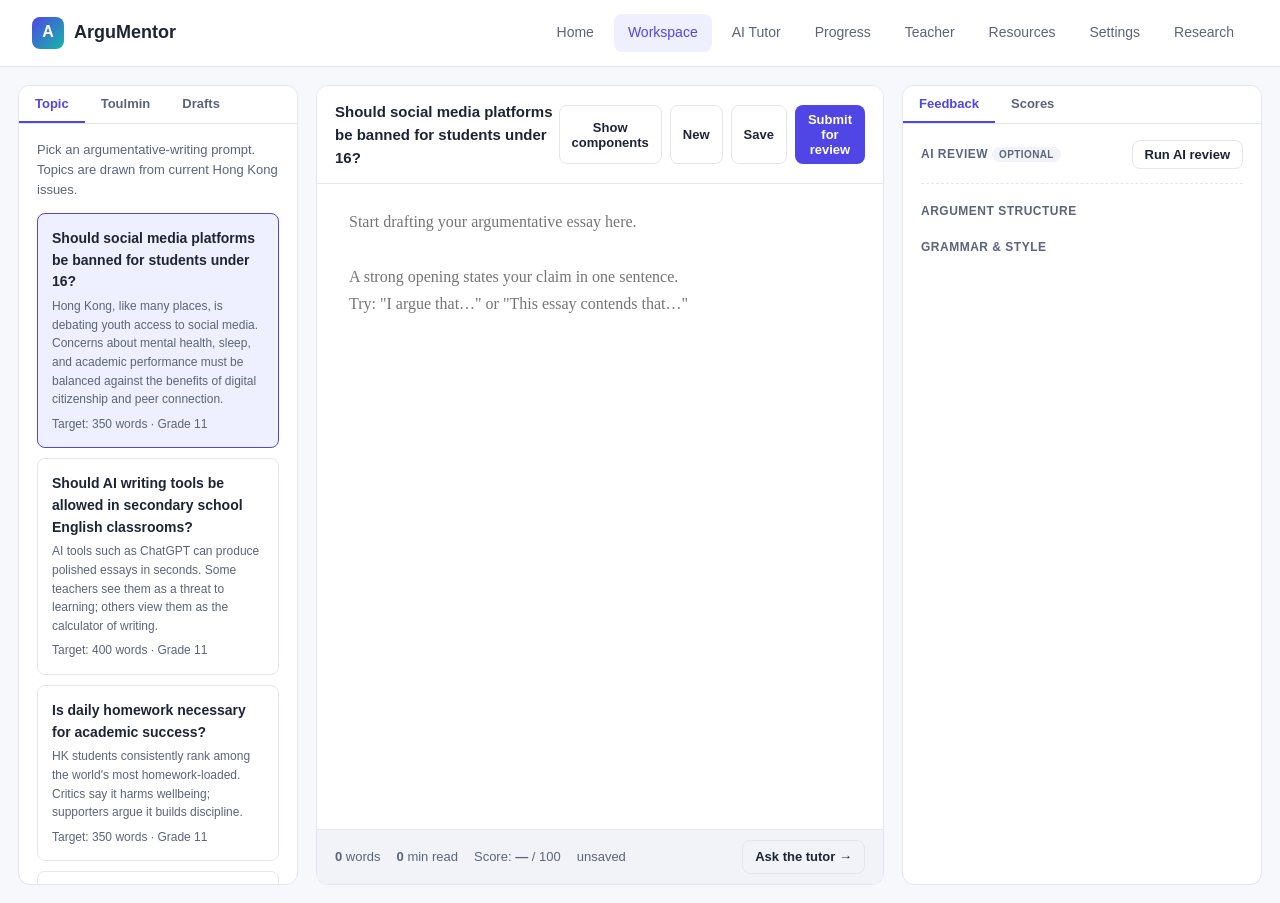
<file: workspace.html>
<!doctype html>
<html lang="en">
<head>
  <meta charset="utf-8" />
  <meta name="viewport" content="width=device-width, initial-scale=1" />
  <title>Workspace · ArguMentor</title>
  <link rel="stylesheet" href="css/styles.css" />
</head>
<body>
  <a class="skip-link" href="#editor">Skip to the editor</a>
  <nav class="nav">
    <a href="index.html" class="nav-brand">
      <span class="logo">A</span><span>ArguMentor</span>
    </a>
    <button class="nav-toggle" aria-label="Toggle navigation" aria-expanded="false">☰</button>
    <div class="nav-links">
      <a href="index.html">Home</a>
      <a href="workspace.html">Workspace</a>
      <a href="tutor.html">AI Tutor</a>
      <a href="dashboard.html">Progress</a>
      <a href="teacher.html">Teacher</a>
      <a href="resources.html">Resources</a>
      <a href="settings.html">Settings</a>
      <a href="research.html">Research</a>
    </div>
  </nav>

  <div class="workspace">
    <!-- LEFT: topic + Toulmin scaffold -->
    <aside class="panel" aria-label="Topic and Toulmin scaffold">
      <div class="tabs" role="tablist">
        <button class="tab-btn active" data-tab="topic" role="tab" aria-selected="true">Topic</button>
        <button class="tab-btn" data-tab="scaffold" role="tab" aria-selected="false">Toulmin</button>
        <button class="tab-btn" data-tab="drafts" role="tab" aria-selected="false">Drafts</button>
      </div>

      <div class="panel-body">
        <div class="tab-pane active" data-pane="topic" id="topicPane">
          <p class="text-muted text-sm" style="margin-top:0">
            Pick an argumentative-writing prompt. Topics are drawn from current Hong Kong issues.
          </p>
          <div id="topicList"></div>
        </div>

        <div class="tab-pane" data-pane="scaffold" id="scaffoldPane">
          <p class="text-muted text-sm" style="margin-top:0">
            The six Toulmin components. A green check means the engine has detected at least one cue
            for it in your current draft.
          </p>
          <div id="scaffoldList"></div>
        </div>

        <div class="tab-pane" data-pane="drafts" id="draftsPane">
          <p class="text-muted text-sm" style="margin-top:0">Your saved drafts.</p>
          <div id="draftList"></div>
        </div>
      </div>
    </aside>

    <!-- CENTER: editor -->
    <main class="panel">
      <div class="panel-header">
        <h3 id="essayTitle">Untitled draft</h3>
        <div class="flex gap-8">
          <button class="btn btn-ghost btn-sm" id="viewToggle" aria-pressed="false">Show components</button>
          <button class="btn btn-ghost btn-sm" id="newDraftBtn">New</button>
          <button class="btn btn-ghost btn-sm" id="saveBtn">Save</button>
          <button class="btn btn-primary btn-sm" id="submitBtn">Submit for review</button>
        </div>
      </div>
      <label class="sr-only" for="editor">Essay editor</label>
      <textarea id="editor" placeholder="Start drafting your argumentative essay here.

A strong opening states your claim in one sentence.
Try: &quot;I argue that…&quot; or &quot;This essay contends that…&quot;"></textarea>
      <div id="highlightView" class="highlight-view" hidden aria-live="polite"></div>
      <div class="toolbar">
        <div class="toolbar-info">
          <span><strong id="wcVal">0</strong> words</span>
          <span><strong id="rtVal">0</strong> min read</span>
          <span>Score: <strong id="scoreVal">—</strong> / 100</span>
          <span id="saveState" class="text-muted">unsaved</span>
        </div>
        <div class="toolbar-actions">
          <a class="btn btn-ghost btn-sm" href="tutor.html">Ask the tutor →</a>
        </div>
      </div>
    </main>

    <!-- RIGHT: feedback -->
    <aside class="panel" aria-label="Feedback">
      <div class="tabs" role="tablist">
        <button class="tab-btn active" data-tab="feedback" role="tab" aria-selected="true">Feedback</button>
        <button class="tab-btn" data-tab="scores" role="tab" aria-selected="false">Scores</button>
      </div>

      <div class="panel-body">
        <div class="tab-pane active" data-pane="feedback" id="feedbackPane">
          <div class="feedback-section" id="aiSection">
            <div class="flex-between" style="align-items:center">
              <h4 style="margin:0">AI review <span class="pill pill-optional" id="aiPill">optional</span></h4>
              <button class="btn btn-ghost btn-sm" id="aiReviewBtn">Run AI review</button>
            </div>
            <div id="aiFeedback" aria-live="polite"></div>
          </div>
          <div class="feedback-section">
            <h4>Argument structure</h4>
            <div id="argTips"></div>
          </div>
          <div class="feedback-section">
            <h4>Grammar &amp; style</h4>
            <div id="grammarList"></div>
          </div>
        </div>

        <div class="tab-pane" data-pane="scores" id="scoresPane">
          <div id="scoreList"></div>
          <p class="text-muted text-sm mt-12">
            Scores are derived heuristically from Toulmin component cues, paragraph
            organisation and sentence-length variance. They are an internal teaching signal,
            not a validated mark. Connect an AI key in <a href="settings.html">Settings</a> for
            model-based feedback on top of these.
          </p>
        </div>
      </div>
    </aside>
  </div>

  <script src="js/app.js"></script>
  <script src="js/feedback-engine.js"></script>
  <script src="js/llm.js"></script>
  <script src="js/workspace.js"></script>
</body>
</html>
</file>
<file: css/styles.css>
/* ArguMentor — AI Writing Assistant for Argumentative Writing
   Design system targeting Grade 11 HK students (ESL) */

:root {
  --bg: #f7f8fb;
  --surface: #ffffff;
  --surface-2: #f1f3f9;
  --border: #e3e6ef;
  --text: #1d2434;
  --text-muted: #5b6479;
  --primary: #4f46e5;
  --primary-dark: #3730a3;
  --primary-soft: #eef0ff;
  --accent: #14b8a6;
  --warn: #f59e0b;
  --danger: #ef4444;
  --success: #10b981;
  --claim: #6366f1;
  --data: #14b8a6;
  --warrant: #f59e0b;
  --backing: #8b5cf6;
  --qualifier: #ec4899;
  --rebuttal: #ef4444;
  --shadow-sm: 0 1px 2px rgba(20, 25, 50, 0.06);
  --shadow: 0 4px 16px rgba(20, 25, 50, 0.08);
  --shadow-lg: 0 12px 40px rgba(20, 25, 50, 0.12);
  --radius: 12px;
  --radius-sm: 8px;
}

* { box-sizing: border-box; }

html, body {
  margin: 0; padding: 0;
  background: var(--bg);
  color: var(--text);
  font-family: 'Inter', -apple-system, BlinkMacSystemFont, 'Segoe UI', 'PingFang SC', 'Hiragino Sans GB', 'Microsoft YaHei', sans-serif;
  font-size: 15px; line-height: 1.55;
  -webkit-font-smoothing: antialiased;
}

a { color: var(--primary); text-decoration: none; }
a:hover { color: var(--primary-dark); }

/* ---------- Layout ---------- */

.nav {
  background: var(--surface);
  border-bottom: 1px solid var(--border);
  padding: 14px 32px;
  display: flex; align-items: center; justify-content: space-between;
  position: sticky; top: 0; z-index: 50;
  backdrop-filter: blur(8px);
}

.nav-brand {
  display: flex; align-items: center; gap: 10px;
  font-weight: 700; font-size: 18px;
  color: var(--text);
}
.nav-brand .logo {
  width: 32px; height: 32px;
  background: linear-gradient(135deg, var(--primary), var(--accent));
  border-radius: 8px;
  display: flex; align-items: center; justify-content: center;
  color: white; font-weight: 800; font-size: 16px;
}

.nav-links { display: flex; gap: 6px; align-items: center; }
.nav-links a {
  padding: 8px 14px; border-radius: 8px;
  color: var(--text-muted); font-weight: 500; font-size: 14px;
  transition: all 0.15s;
}
.nav-links a:hover { background: var(--surface-2); color: var(--text); }
.nav-links a.active { background: var(--primary-soft); color: var(--primary); }

.container {
  max-width: 1280px;
  margin: 0 auto;
  padding: 32px;
}

.page-header {
  margin-bottom: 24px;
}
.page-header h1 {
  margin: 0 0 6px; font-size: 28px; font-weight: 700;
}
.page-header p { margin: 0; color: var(--text-muted); }

/* ---------- Cards & buttons ---------- */

.card {
  background: var(--surface);
  border: 1px solid var(--border);
  border-radius: var(--radius);
  padding: 24px;
  box-shadow: var(--shadow-sm);
}

.card h2, .card h3 { margin-top: 0; }

.btn {
  display: inline-flex; align-items: center; gap: 8px;
  padding: 10px 18px;
  border-radius: var(--radius-sm);
  border: 1px solid transparent;
  font-size: 14px; font-weight: 600;
  cursor: pointer;
  transition: all 0.15s;
  font-family: inherit;
}
.btn-primary { background: var(--primary); color: white; }
.btn-primary:hover { background: var(--primary-dark); }
.btn-ghost { background: transparent; border-color: var(--border); color: var(--text); }
.btn-ghost:hover { background: var(--surface-2); }
.btn-accent { background: var(--accent); color: white; }
.btn-accent:hover { background: #0d9488; }
.btn-sm { padding: 6px 12px; font-size: 13px; }
.btn:disabled { opacity: 0.5; cursor: not-allowed; }

.tag {
  display: inline-block;
  padding: 2px 10px;
  border-radius: 999px;
  font-size: 12px; font-weight: 600;
  background: var(--surface-2); color: var(--text-muted);
}
.tag-claim { background: rgba(99,102,241,.12); color: var(--claim); }
.tag-data { background: rgba(20,184,166,.12); color: var(--data); }
.tag-warrant { background: rgba(245,158,11,.15); color: #b45309; }
.tag-backing { background: rgba(139,92,246,.12); color: var(--backing); }
.tag-qualifier { background: rgba(236,72,153,.12); color: var(--qualifier); }
.tag-rebuttal { background: rgba(239,68,68,.12); color: var(--rebuttal); }

/* ---------- Hero (landing) ---------- */

.hero {
  padding: 80px 32px 60px;
  text-align: center;
  background: linear-gradient(180deg, #eef0ff 0%, var(--bg) 100%);
}
.hero h1 {
  font-size: 48px; font-weight: 800; margin: 0 0 18px;
  background: linear-gradient(135deg, var(--primary), var(--accent));
  -webkit-background-clip: text; background-clip: text;
  -webkit-text-fill-color: transparent;
  letter-spacing: -0.5px;
}
.hero p.lead {
  font-size: 19px; color: var(--text-muted);
  max-width: 680px; margin: 0 auto 32px;
}
.hero-cta { display: flex; gap: 12px; justify-content: center; flex-wrap: wrap; }

.feature-grid {
  display: grid;
  grid-template-columns: repeat(auto-fit, minmax(260px, 1fr));
  gap: 20px;
  margin-top: 40px;
}
.feature-card {
  background: var(--surface);
  padding: 28px 24px;
  border-radius: var(--radius);
  border: 1px solid var(--border);
  transition: transform 0.2s, box-shadow 0.2s;
}
.feature-card:hover { transform: translateY(-3px); box-shadow: var(--shadow); }
.feature-icon {
  width: 44px; height: 44px;
  border-radius: 10px;
  display: flex; align-items: center; justify-content: center;
  font-size: 22px; margin-bottom: 14px;
  background: var(--primary-soft); color: var(--primary);
}
.feature-card h3 { margin: 0 0 8px; font-size: 17px; }
.feature-card p { margin: 0; color: var(--text-muted); font-size: 14px; }

/* ---------- Workspace ---------- */

.workspace {
  display: grid;
  grid-template-columns: 280px 1fr 360px;
  gap: 18px;
  height: calc(100vh - 64px);
  padding: 18px;
}
.workspace > .panel {
  background: var(--surface);
  border: 1px solid var(--border);
  border-radius: var(--radius);
  overflow: hidden;
  display: flex; flex-direction: column;
}
.panel-header {
  padding: 14px 18px;
  border-bottom: 1px solid var(--border);
  display: flex; align-items: center; justify-content: space-between;
  background: var(--surface);
}
.panel-header h3 { margin: 0; font-size: 15px; font-weight: 600; }
.panel-body {
  flex: 1; overflow-y: auto; padding: 16px 18px;
}

#editor {
  flex: 1;
  border: none; outline: none;
  padding: 24px 32px;
  font-size: 16px; line-height: 1.7;
  font-family: 'Georgia', 'Times New Roman', serif;
  resize: none;
  background: var(--surface);
  color: var(--text);
}

.toolbar {
  padding: 10px 18px;
  border-top: 1px solid var(--border);
  display: flex; align-items: center; justify-content: space-between;
  background: var(--surface-2);
  font-size: 13px; color: var(--text-muted);
}
.toolbar-info { display: flex; gap: 16px; }
.toolbar-actions { display: flex; gap: 8px; }

/* Toulmin scaffold */
.toulmin-step {
  margin-bottom: 14px;
  border: 1px solid var(--border);
  border-radius: var(--radius-sm);
  overflow: hidden;
  background: var(--surface);
}
.toulmin-step-header {
  padding: 10px 14px;
  display: flex; align-items: center; justify-content: space-between;
  cursor: pointer;
  background: var(--surface-2);
  font-weight: 600; font-size: 13px;
}
.toulmin-step-body {
  padding: 12px 14px;
  font-size: 13px;
  color: var(--text-muted);
  border-top: 1px solid var(--border);
}
.toulmin-step.detected .toulmin-step-header { background: rgba(16, 185, 129, 0.1); }
.toulmin-step.detected .check { color: var(--success); }
.toulmin-step .check { color: var(--text-muted); }

.example-box {
  background: var(--primary-soft);
  border-left: 3px solid var(--primary);
  padding: 10px 12px;
  border-radius: 6px;
  font-size: 12px; line-height: 1.6;
  font-style: italic;
  margin-top: 8px;
  color: var(--text);
}

/* Feedback panel */
.feedback-section { margin-bottom: 18px; }
.feedback-section h4 {
  margin: 0 0 10px;
  font-size: 12px; font-weight: 700;
  text-transform: uppercase; letter-spacing: 0.5px;
  color: var(--text-muted);
}
.feedback-item {
  padding: 12px;
  background: var(--surface-2);
  border-radius: var(--radius-sm);
  margin-bottom: 8px;
  font-size: 13px;
  border-left: 3px solid var(--border);
}
.feedback-item.grammar { border-left-color: var(--danger); }
.feedback-item.style { border-left-color: var(--warn); }
.feedback-item.argument { border-left-color: var(--primary); }
.feedback-item.suggestion { border-left-color: var(--accent); }
.feedback-item .label {
  font-size: 11px; font-weight: 700;
  text-transform: uppercase;
  margin-bottom: 4px;
}
.feedback-item .quote {
  font-family: 'Georgia', serif;
  font-style: italic;
  background: rgba(0,0,0,0.04);
  padding: 2px 6px; border-radius: 3px;
}
.feedback-empty {
  padding: 20px; text-align: center;
  color: var(--text-muted); font-size: 13px;
}

/* Tabs */
.tabs {
  display: flex;
  border-bottom: 1px solid var(--border);
  background: var(--surface);
}
.tab-btn {
  padding: 10px 16px;
  border: none; background: transparent;
  cursor: pointer;
  font-size: 13px; font-weight: 600;
  color: var(--text-muted);
  border-bottom: 2px solid transparent;
  font-family: inherit;
}
.tab-btn.active { color: var(--primary); border-bottom-color: var(--primary); }
.tab-pane { display: none; }
.tab-pane.active { display: block; }

/* Score bars */
.score-row { margin-bottom: 12px; }
.score-row-head {
  display: flex; justify-content: space-between;
  font-size: 13px; margin-bottom: 4px;
  font-weight: 600;
}
.score-bar {
  height: 8px;
  background: var(--surface-2);
  border-radius: 999px;
  overflow: hidden;
}
.score-bar-fill {
  height: 100%;
  background: linear-gradient(90deg, var(--primary), var(--accent));
  transition: width 0.4s ease;
}

/* Topic selector */
.topic-card {
  padding: 14px;
  border: 1px solid var(--border);
  border-radius: var(--radius-sm);
  margin-bottom: 10px;
  cursor: pointer;
  transition: all 0.15s;
  background: var(--surface);
}
.topic-card:hover { border-color: var(--primary); background: var(--primary-soft); }
.topic-card.active { border-color: var(--primary); background: var(--primary-soft); }
.topic-card h4 { margin: 0 0 4px; font-size: 14px; }
.topic-card p { margin: 0; font-size: 12px; color: var(--text-muted); }

/* Tutor chat */
.chat-container {
  max-width: 880px; margin: 24px auto;
  background: var(--surface);
  border: 1px solid var(--border);
  border-radius: var(--radius);
  display: flex; flex-direction: column;
  height: calc(100vh - 130px);
  overflow: hidden;
}
.chat-messages {
  flex: 1; overflow-y: auto;
  padding: 24px 32px;
  display: flex; flex-direction: column; gap: 14px;
}
.message {
  max-width: 75%;
  padding: 12px 16px;
  border-radius: 14px;
  font-size: 14px; line-height: 1.6;
  white-space: pre-wrap;
}
.message.user {
  align-self: flex-end;
  background: var(--primary); color: white;
  border-bottom-right-radius: 4px;
}
.message.tutor {
  align-self: flex-start;
  background: var(--surface-2); color: var(--text);
  border-bottom-left-radius: 4px;
}
.message.tutor .role-tag {
  font-size: 11px; font-weight: 700;
  color: var(--primary); text-transform: uppercase;
  margin-bottom: 4px; display: block;
}
.suggestion-chips {
  display: flex; gap: 8px; flex-wrap: wrap;
  padding: 0 32px 12px;
}
.chip {
  padding: 6px 12px; border-radius: 999px;
  background: var(--surface-2); color: var(--text);
  font-size: 12px; font-weight: 500;
  cursor: pointer; border: 1px solid var(--border);
  transition: all 0.15s;
}
.chip:hover { background: var(--primary-soft); border-color: var(--primary); color: var(--primary); }
.chat-input-row {
  padding: 16px 24px;
  border-top: 1px solid var(--border);
  display: flex; gap: 10px;
  background: var(--surface);
}
.chat-input-row input {
  flex: 1; padding: 12px 16px;
  border: 1px solid var(--border); border-radius: 999px;
  font-size: 14px; outline: none;
  font-family: inherit;
}
.chat-input-row input:focus { border-color: var(--primary); }

/* Dashboard */
.stats-grid {
  display: grid; gap: 18px;
  grid-template-columns: repeat(auto-fit, minmax(200px, 1fr));
  margin-bottom: 24px;
}
.stat-card {
  padding: 20px;
  background: var(--surface);
  border: 1px solid var(--border);
  border-radius: var(--radius);
}
.stat-card .label {
  font-size: 12px; text-transform: uppercase; letter-spacing: 0.5px;
  color: var(--text-muted); font-weight: 600;
  margin-bottom: 6px;
}
.stat-card .value { font-size: 30px; font-weight: 700; }
.stat-card .delta { font-size: 13px; color: var(--success); margin-top: 4px; }
.stat-card .delta.down { color: var(--danger); }

.dashboard-grid {
  display: grid;
  grid-template-columns: 1fr 1fr;
  gap: 20px;
}
@media (max-width: 900px) { .dashboard-grid { grid-template-columns: 1fr; } }

.draft-list-row {
  display: flex; justify-content: space-between; align-items: center;
  padding: 12px 14px;
  border: 1px solid var(--border);
  border-radius: var(--radius-sm);
  margin-bottom: 8px;
  background: var(--surface);
}
.draft-list-row .meta { font-size: 12px; color: var(--text-muted); }

/* Radar chart container */
#radarChart { width: 100%; height: 320px; }

/* Teacher panel */
.student-list {
  display: flex; flex-direction: column; gap: 10px;
}
.student-row {
  padding: 16px;
  background: var(--surface);
  border: 1px solid var(--border);
  border-radius: var(--radius);
  display: flex; justify-content: space-between; align-items: center;
  cursor: pointer;
  transition: all 0.15s;
}
.student-row:hover { box-shadow: var(--shadow); border-color: var(--primary); }
.student-row .info h4 { margin: 0 0 4px; font-size: 15px; }
.student-row .info p { margin: 0; font-size: 12px; color: var(--text-muted); }
.student-row .badge {
  background: var(--warn); color: white;
  padding: 2px 10px; border-radius: 999px;
  font-size: 12px; font-weight: 600;
}

.review-form textarea {
  width: 100%; min-height: 100px;
  padding: 12px; border-radius: var(--radius-sm);
  border: 1px solid var(--border);
  font-family: inherit; font-size: 14px;
  resize: vertical;
}

/* Resources */
.resource-grid {
  display: grid;
  grid-template-columns: repeat(auto-fit, minmax(280px, 1fr));
  gap: 18px;
}
.resource-card {
  background: var(--surface);
  border: 1px solid var(--border);
  border-radius: var(--radius);
  overflow: hidden;
  transition: all 0.2s;
}
.resource-card:hover { transform: translateY(-3px); box-shadow: var(--shadow); }
.resource-card .header {
  padding: 18px; color: white;
}
.resource-card .body { padding: 18px; }
.resource-card .body h3 { margin: 0 0 8px; font-size: 16px; }
.resource-card .body p { margin: 0 0 12px; color: var(--text-muted); font-size: 13px; }

/* Annotation highlights inside text */
.hl-grammar { background: rgba(239,68,68,.18); border-bottom: 2px wavy var(--danger); cursor: help; }
.hl-style { background: rgba(245,158,11,.18); border-bottom: 2px dotted var(--warn); cursor: help; }
.hl-arg { background: rgba(99,102,241,.14); border-bottom: 2px solid var(--primary); cursor: help; }

/* Toast */
.toast {
  position: fixed; bottom: 24px; right: 24px;
  background: var(--text); color: white;
  padding: 12px 18px; border-radius: var(--radius-sm);
  font-size: 14px; font-weight: 500;
  box-shadow: var(--shadow-lg);
  opacity: 0; transform: translateY(10px);
  transition: all 0.2s; pointer-events: none;
  z-index: 100;
}
.toast.show { opacity: 1; transform: translateY(0); }

/* Sample essay viewer */
.sample-essay {
  font-family: 'Georgia', serif;
  font-size: 15px; line-height: 1.8;
  padding: 16px;
  background: var(--surface-2);
  border-radius: var(--radius-sm);
}
.sample-essay span[data-comp] {
  padding: 1px 3px; border-radius: 3px;
}
.sample-essay span[data-comp="claim"] { background: rgba(99,102,241,.15); }
.sample-essay span[data-comp="data"] { background: rgba(20,184,166,.15); }
.sample-essay span[data-comp="warrant"] { background: rgba(245,158,11,.18); }
.sample-essay span[data-comp="backing"] { background: rgba(139,92,246,.15); }
.sample-essay span[data-comp="qualifier"] { background: rgba(236,72,153,.15); }
.sample-essay span[data-comp="rebuttal"] { background: rgba(239,68,68,.15); }

/* Scrollbar */
::-webkit-scrollbar { width: 8px; height: 8px; }
::-webkit-scrollbar-track { background: transparent; }
::-webkit-scrollbar-thumb { background: #c7cce0; border-radius: 4px; }
::-webkit-scrollbar-thumb:hover { background: #a0a8c4; }

/* Footer */
.footer {
  padding: 24px 32px;
  border-top: 1px solid var(--border);
  font-size: 13px; color: var(--text-muted);
  text-align: center;
}

/* Utility */
.flex { display: flex; }
.flex-between { display: flex; justify-content: space-between; align-items: center; }
.gap-8 { gap: 8px; }
.gap-12 { gap: 12px; }
.mt-12 { margin-top: 12px; }
.mt-24 { margin-top: 24px; }
.mb-12 { margin-bottom: 12px; }
.text-muted { color: var(--text-muted); }
.text-sm { font-size: 13px; }

@media (max-width: 1100px) {
  .workspace { grid-template-columns: 1fr; height: auto; }
}

/* ---------- Accessibility ---------- */
.sr-only {
  position: absolute; width: 1px; height: 1px; padding: 0; margin: -1px;
  overflow: hidden; clip: rect(0 0 0 0); white-space: nowrap; border: 0;
}
.skip-link {
  position: absolute; left: 8px; top: -48px;
  background: var(--primary); color: #fff;
  padding: 8px 14px; border-radius: var(--radius-sm);
  z-index: 200; transition: top 0.15s;
}
.skip-link:focus { top: 8px; color: #fff; }
:focus-visible {
  outline: 3px solid var(--primary);
  outline-offset: 2px; border-radius: 4px;
}

/* ---------- Responsive navigation ---------- */
.nav-toggle {
  display: none;
  background: transparent; border: 1px solid var(--border);
  border-radius: var(--radius-sm); color: var(--text);
  font-size: 18px; line-height: 1; padding: 6px 10px; cursor: pointer;
}
@media (max-width: 760px) {
  .nav { flex-wrap: wrap; padding: 12px 18px; }
  .nav-toggle { display: inline-flex; }
  .nav-links {
    display: none; width: 100%; flex-direction: column;
    align-items: stretch; gap: 2px; margin-top: 10px;
  }
  .nav-links.open { display: flex; }
  .nav-links a { padding: 10px 12px; }
}

/* ---------- Components highlight view (workspace) ---------- */
.highlight-view {
  flex: 1; overflow-y: auto;
  padding: 24px 32px;
  font-family: 'Georgia', 'Times New Roman', serif;
  font-size: 16px; line-height: 1.8;
  background: var(--surface); color: var(--text);
}
.highlight-view span[data-comp] { padding: 1px 3px; border-radius: 3px; cursor: help; }
.highlight-view span[data-comp="claim"] { background: rgba(99,102,241,.15); }
.highlight-view span[data-comp="data"] { background: rgba(20,184,166,.15); }
.highlight-view span[data-comp="warrant"] { background: rgba(245,158,11,.18); }
.highlight-view span[data-comp="backing"] { background: rgba(139,92,246,.15); }
.highlight-view span[data-comp="qualifier"] { background: rgba(236,72,153,.15); }
.highlight-view span[data-comp="rebuttal"] { background: rgba(239,68,68,.15); }
.legend-row {
  margin-top: 18px; padding-top: 14px;
  border-top: 1px dashed var(--border);
  display: flex; flex-wrap: wrap; gap: 8px;
}

/* ---------- Pills & AI section ---------- */
.pill {
  font-size: 10px; font-weight: 700; text-transform: uppercase;
  letter-spacing: .4px; padding: 2px 7px; border-radius: 999px;
  background: var(--surface-2); color: var(--text-muted); vertical-align: middle;
}
.pill-on { background: rgba(16,185,129,.15); color: var(--success); }
#aiSection { border-bottom: 1px dashed var(--border); padding-bottom: 14px; }

/* ---------- Typing indicator ---------- */
.message.typing { opacity: .6; font-style: italic; }

/* ---------- Modal (reflection) ---------- */
.modal-overlay {
  position: fixed; inset: 0; z-index: 150;
  background: rgba(20,25,50,.45);
  display: flex; align-items: center; justify-content: center;
  padding: 18px;
}
.modal {
  background: var(--surface); border-radius: var(--radius);
  box-shadow: var(--shadow-lg); padding: 24px;
  width: 100%; max-width: 460px; max-height: 90vh; overflow-y: auto;
}
.refl-row {
  display: grid; grid-template-columns: 96px 1fr;
  align-items: center; gap: 12px; margin-bottom: 10px;
}
.refl-row input[type="range"] { width: 100%; }

/* ---------- Forms (settings) ---------- */
.callout {
  background: var(--primary-soft);
  border-left: 3px solid var(--primary);
  padding: 12px 14px; border-radius: var(--radius-sm);
  font-size: 13px; margin-top: 12px;
}
.callout code { background: rgba(0,0,0,.05); padding: 1px 5px; border-radius: 4px; }
.form-grid {
  display: grid; grid-template-columns: 1fr 1fr; gap: 14px;
}
.field { display: flex; flex-direction: column; gap: 6px; }
.field-wide { grid-column: 1 / -1; }
.field > span { font-size: 13px; font-weight: 600; }
.field input, .field select, .field textarea {
  padding: 10px 12px; border: 1px solid var(--border);
  border-radius: var(--radius-sm); font-family: inherit; font-size: 14px;
  background: var(--surface); color: var(--text); outline: none;
}
.field input:focus, .field select:focus, .field textarea:focus { border-color: var(--primary); }
@media (max-width: 620px) { .form-grid { grid-template-columns: 1fr; } }

/* ---------- Likert survey ---------- */
.survey-item {
  border: 1px solid var(--border); border-radius: var(--radius-sm);
  padding: 14px; margin: 0 0 14px;
}
.survey-item legend { font-size: 14px; font-weight: 600; padding: 0 6px; }
.likert { display: flex; flex-wrap: wrap; gap: 8px; margin-top: 8px; }
.likert-opt {
  display: flex; align-items: center; gap: 6px;
  font-size: 13px; color: var(--text-muted);
  border: 1px solid var(--border); border-radius: 999px;
  padding: 6px 12px; cursor: pointer;
}
.likert-opt:has(input:checked) {
  border-color: var(--primary); background: var(--primary-soft); color: var(--primary);
}

/* ---------- Data tables (researcher console) ---------- */
.data-table { width: 100%; border-collapse: collapse; font-size: 13px; }
.data-table th, .data-table td {
  border: 1px solid var(--border); padding: 6px 8px; text-align: left; vertical-align: middle;
}
.data-table th { background: var(--surface-2); font-weight: 600; }
.data-table tr.sel { background: var(--primary-soft); }
.data-table input[type="number"] {
  width: 84px; padding: 4px 6px; border: 1px solid var(--border);
  border-radius: 6px; font-family: inherit; font-size: 13px;
}
</file>
